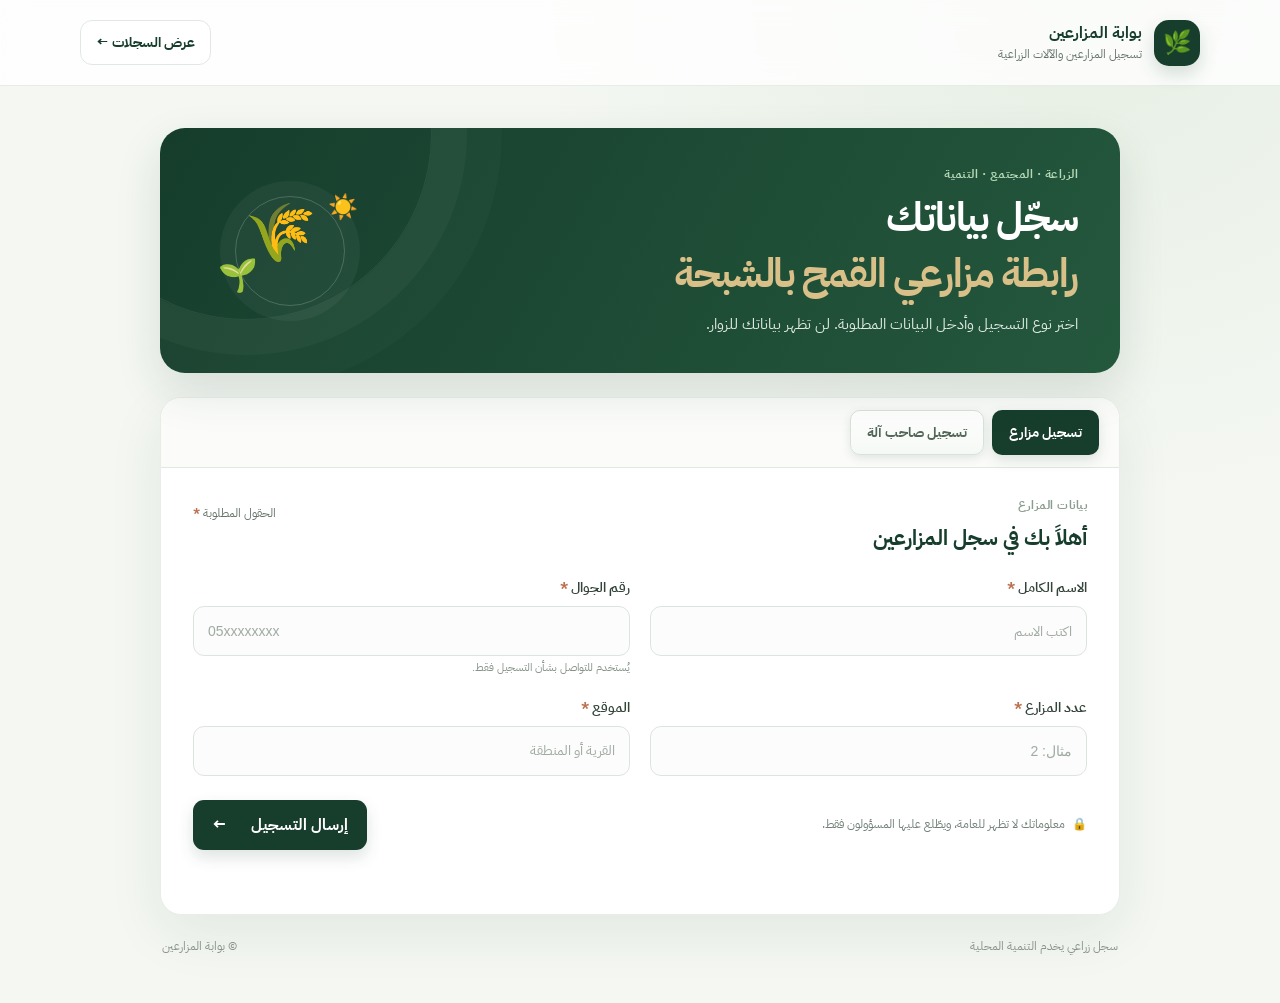
<file: index.html>
<!doctype html>
<html lang="ar" dir="rtl">
<head>
  <meta charset="utf-8">
  <meta name="viewport" content="width=device-width, initial-scale=1">
  <meta name="theme-color" content="#173d2d">
  <meta name="description" content="تسجيل بيانات المزارعين وأصحاب الآلات الزراعية">
  <title>بوابة تسجيل المزارعين</title>
  <link rel="stylesheet" href="styles.css">
  <script src="config.js"></script>
  <script type="module" src="app.js"></script>
</head>
<body>
  <header class="site-header">
    <a class="brand" href="./" aria-label="الرئيسية">
      <span class="brand-mark">🌿</span>
      <span><strong>بوابة المزارعين</strong><small>تسجيل المزارعين والآلات الزراعية</small></span>
    </a>
    <a class="header-link" href="admin.html">عرض السجلات <span aria-hidden="true">←</span></a>
  </header>
  <main class="page-shell">
    <section class="intro">
      <div class="intro-copy">
        <p class="eyebrow">الزراعة · المجتمع · التنمية</p>
        <h1>سجّل بياناتك<br><span>رابطة مزارعي القمح بالشبحة</span></h1>
        <p class="intro-text">اختر نوع التسجيل وأدخل البيانات المطلوبة. لن تظهر بياناتك للزوار.</p>
      </div>
      <div class="intro-art" aria-hidden="true"><span>🌾</span><span>🌱</span><span>☀️</span></div>
    </section>
    <section class="form-card" id="registration-card">
      <div class="tabs" role="tablist" aria-label="نوع التسجيل">
        <button class="tab active" id="farmer-tab" type="button" role="tab" aria-selected="true" aria-controls="farmer-panel">تسجيل مزارع</button>
        <button class="tab" id="machine-tab" type="button" role="tab" aria-selected="false" aria-controls="machine-panel">تسجيل صاحب آلة</button>
      </div>
      <div class="form-body">
        <div class="section-heading">
          <div><p class="eyebrow" id="form-kicker">بيانات المزارع</p><h2 id="form-title">أهلاً بك في سجل المزارعين</h2></div>
          <span class="required-note">الحقول المطلوبة <b>*</b></span>
        </div>
        <form id="registration-form" novalidate>
          <div class="field-grid">
            <label class="field">
              <span>الاسم الكامل <b>*</b></span>
              <input name="name" type="text" autocomplete="name" maxlength="120" placeholder="اكتب الاسم" required>
            </label>
            <label class="field">
              <span>رقم الجوال <b>*</b></span>
              <input name="phone" type="tel" inputmode="tel" autocomplete="tel" maxlength="20" placeholder="05xxxxxxxx" required>
              <small>يُستخدم للتواصل بشأن التسجيل فقط.</small>
            </label>
            <label class="field farmer-field">
              <span>عدد المزارع <b>*</b></span>
              <input name="farm_count" type="text" inputmode="numeric" pattern="[0-9]*" maxlength="3" placeholder="مثال: 2">
            </label>
            <label class="field farmer-field">
              <span>الموقع <b>*</b></span>
              <input name="location" type="text" maxlength="180" placeholder="القرية أو المنطقة">
            </label>
            <div class="field machine-field hidden">
              <span>أنواع الآلات الزراعية <b>*</b></span>
              <div id="machine-list" class="machine-list">
                <div class="machine-row">
                  <select name="machine_type" required aria-label="نوع الآلة الزراعية"><option value="" selected disabled>اختر نوع الآلة</option><option value="حراثة">حراثة</option><option value="حصادة">حصادة</option><option value="درّاسة">درّاسة</option><option value="بذّارة">بذّارة</option></select>
                  <button class="button-quiet remove-machine hidden" type="button" aria-label="حذف الآلة">حذف</button>
                </div>
              </div>
              <button id="add-machine" class="button-quiet add-machine" type="button">+ إضافة آلة أخرى</button>
              <small>أضف نوعًا لكل آلة زراعية تملكها.</small>
            </div>
          </div>
          <div class="form-bottom">
            <p class="privacy-note"><span aria-hidden="true">🔒</span> معلوماتك لا تظهر للعامة، ويطّلع عليها المسؤولون فقط.</p>
            <button class="submit-button" type="submit"><span>إرسال التسجيل</span><span aria-hidden="true">←</span></button>
          </div>
          <div id="form-status" class="status" role="status" aria-live="polite"></div>
        </form>
      </div>
      <div id="success-panel" class="success-panel hidden" aria-live="polite">
        <div class="success-mark" aria-hidden="true">✓</div>
        <p class="eyebrow success-eyebrow">اكتمل التسجيل</p>
        <h2>تم تسجيلك بنجاح</h2>
        <p class="success-number-label">رقم التسجيل</p>
        <strong id="success-number" class="registration-number" dir="ltr"></strong>
        <dl id="success-details" class="success-details"></dl>
        <button id="new-registration" class="submit-button new-registration" type="button">تسجيل بيانات أخرى</button>
      </div>
    </section>
    <footer class="site-footer"><span>سجل زراعي يخدم التنمية المحلية</span><span>© <span id="year"></span> بوابة المزارعين</span></footer>
  </main>
</body>
</html>
</file>
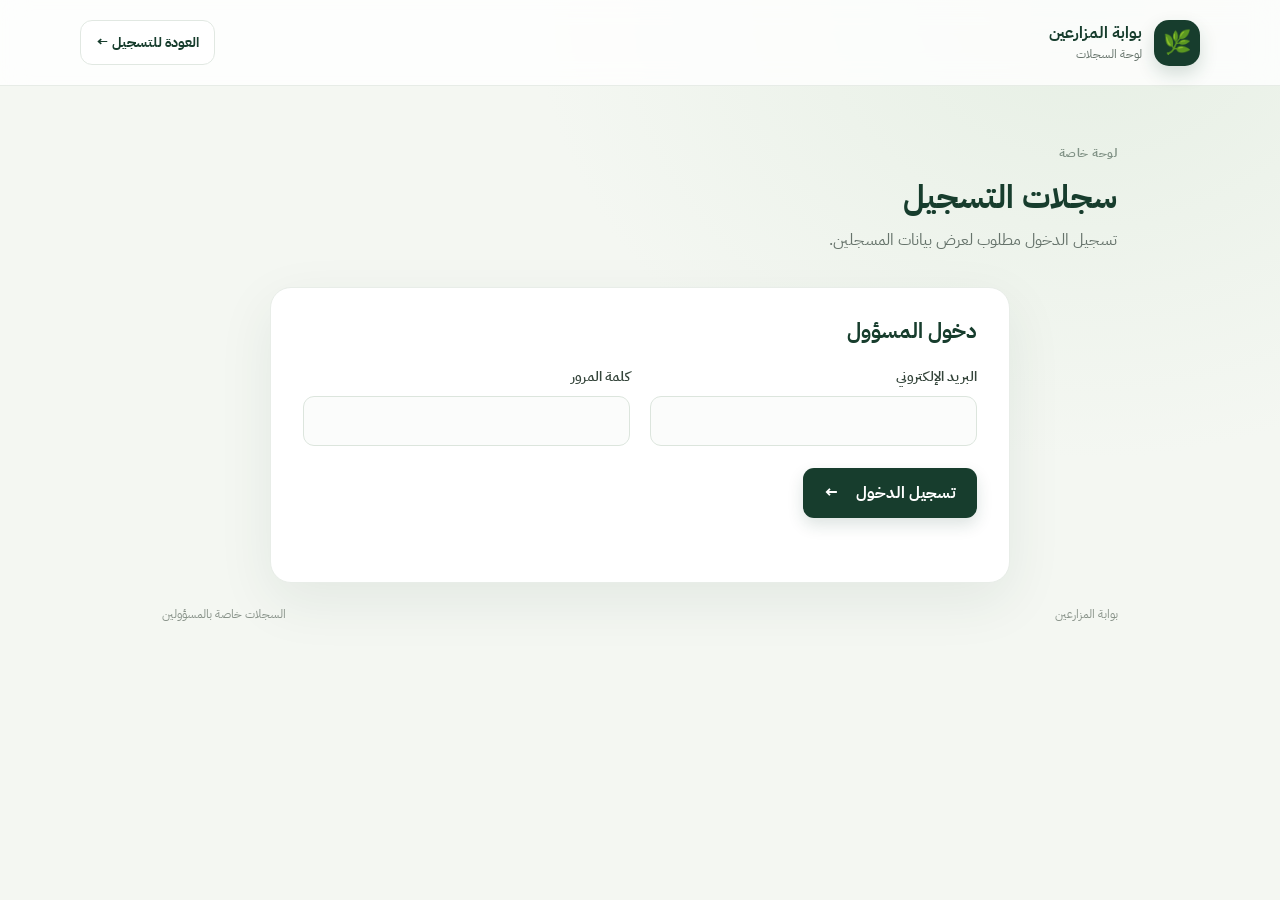
<file: admin.html>
<!doctype html>
<html lang="ar" dir="rtl">
<head>
  <meta charset="utf-8">
  <meta name="viewport" content="width=device-width, initial-scale=1">
  <meta name="theme-color" content="#173d2d">
  <meta name="robots" content="noindex,nofollow">
  <title>السجلات — بوابة المزارعين</title>
  <link rel="stylesheet" href="styles.css">
  <script src="config.js"></script>
  <script src="https://cdn.sheetjs.com/xlsx-0.20.3/package/dist/xlsx.full.min.js"></script>
  <script type="module" src="admin.js"></script>
</head>
<body>
  <header class="site-header">
    <a class="brand" href="./"><span class="brand-mark">🌿</span><span><strong>بوابة المزارعين</strong><small>لوحة السجلات</small></span></a>
    <a class="header-link" href="./">العودة للتسجيل <span aria-hidden="true">←</span></a>
  </header>
  <main class="page-shell admin-shell">
    <section class="admin-heading"><div><p class="eyebrow">لوحة خاصة</p><h1>سجلات التسجيل</h1><p class="muted">تسجيل الدخول مطلوب لعرض بيانات المسجلين.</p></div></section>
    <section class="form-card auth-card" id="login-card">
      <div class="form-body">
        <h2>دخول المسؤول</h2>
        <form id="login-form">
          <div class="field-grid">
            <label class="field"><span>البريد الإلكتروني</span><input name="email" type="email" autocomplete="username" required></label>
            <label class="field"><span>كلمة المرور</span><input name="password" type="password" autocomplete="current-password" required></label>
          </div>
          <button class="submit-button" type="submit">تسجيل الدخول <span aria-hidden="true">←</span></button>
          <div id="login-status" class="status" role="status" aria-live="polite"></div>
        </form>
      </div>
    </section>
    <section class="dashboard hidden" id="records-dashboard">
      <div class="dashboard-top">
        <div class="stats">
          <article class="stat-card"><span>المزارعون</span><strong id="farmer-count">0</strong></article>
          <article class="stat-card"><span>أصحاب الآلات</span><strong id="machine-count">0</strong></article>
        </div>
        <button class="button-quiet" id="sign-out" type="button">تسجيل الخروج</button>
      </div>
      <div class="form-card records-card">
        <div class="tabs" role="tablist" aria-label="نوع السجلات">
          <button class="tab active" type="button" data-record-tab="farmers">المزارعون</button>
          <button class="tab" type="button" data-record-tab="machines">أصحاب الآلات</button>
        </div>
        <div class="records-toolbar">
          <label class="search-box"><span class="sr-only">بحث</span><input id="record-search" type="search" placeholder="ابحث بالاسم أو الجوال أو رقم التسجيل"></label>
          <button id="refresh-records" class="button-quiet" type="button">تحديث القائمة</button>
          <button id="export-excel" class="button-quiet export-button" type="button">تصدير Excel</button>
          <button id="export-pdf" class="button-quiet export-button" type="button">طباعة / حفظ PDF</button>
        </div>
        <h2 id="print-title" class="print-title"></h2>
        <div class="table-wrap">
          <table><thead id="table-head"></thead><tbody id="table-body"></tbody></table>
        </div>
        <div id="records-status" class="status" role="status" aria-live="polite"></div>
      </div>
    </section>
    <footer class="site-footer"><a href="./">بوابة المزارعين</a><span>السجلات خاصة بالمسؤولين</span></footer>
  </main>
</body>
</html>
</file>
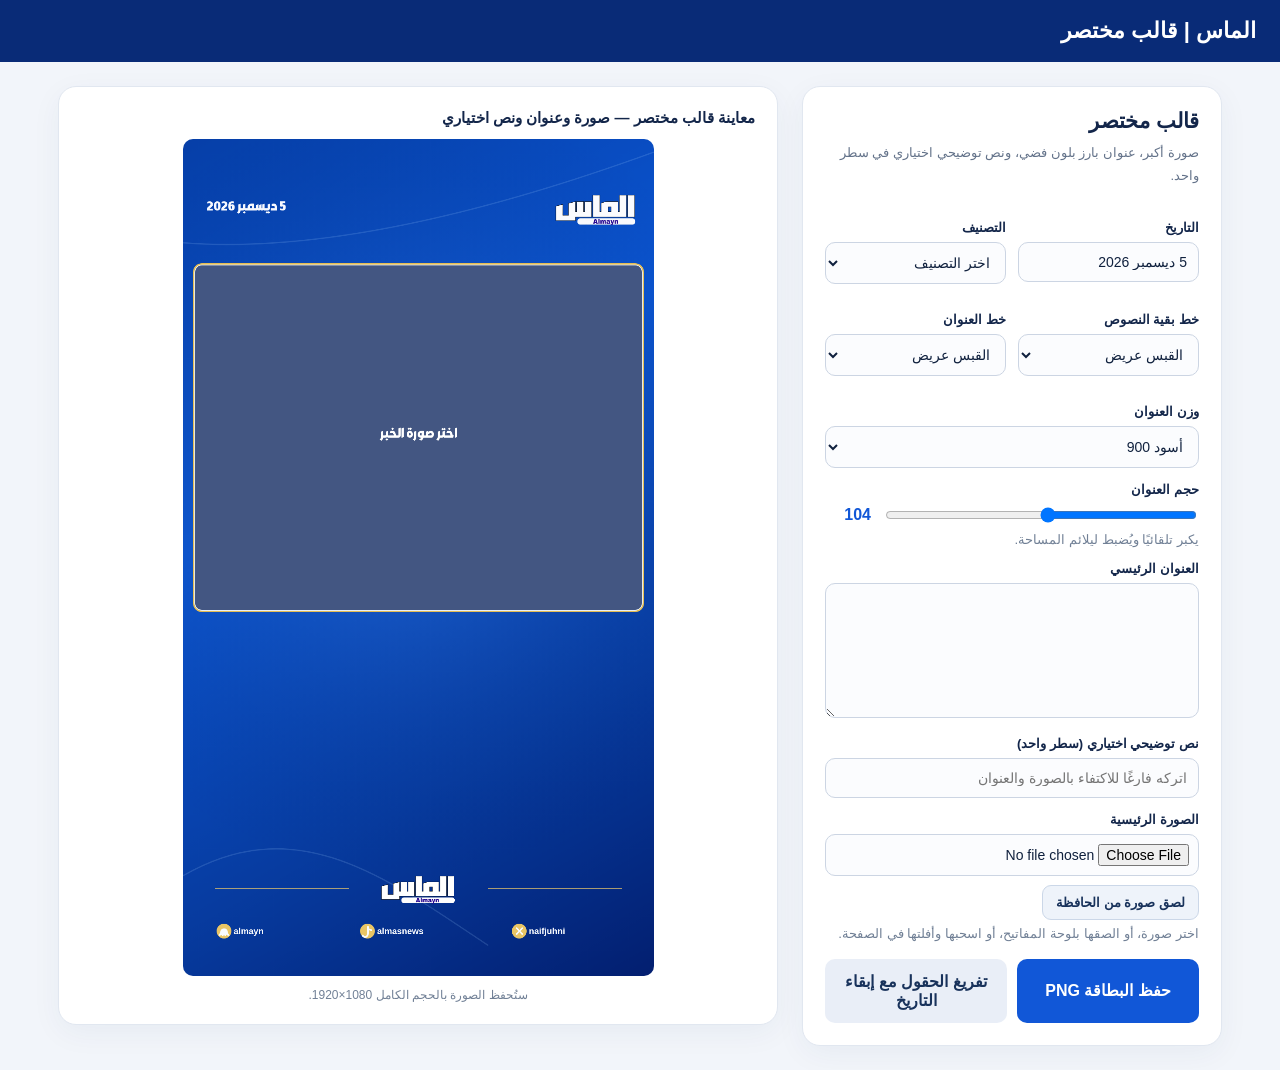
<file: compact.html>
<!doctype html>
<html lang="ar" dir="rtl">
<head>
<meta charset="utf-8"><meta name="viewport" content="width=device-width,initial-scale=1"><title>الماس | القالب المختصر</title>

<style>
@font-face{font-family:'Al Qabas';src:url([data-uri]) format('truetype');font-style:normal;font-weight:700 900;font-display:swap}
*{box-sizing:border-box}body{margin:0;background:#f2f5fa;color:#13264a;font-family:Tahoma,Arial,sans-serif}.top{padding:18px 24px;background:#092b77;color:#fff;display:flex;align-items:center;justify-content:space-between}.top b{font-size:22px}.top a{color:#fff;text-decoration:none;font-size:14px}.top nav{display:flex;align-items:center;gap:18px}.top nav a{padding:7px 11px;border-radius:8px;background:rgba(255,255,255,.12)}.layout{max-width:1200px;margin:24px auto;padding:0 18px;display:grid;grid-template-columns:minmax(300px,420px) minmax(360px,1fr);gap:24px;align-items:start}.panel,.preview{background:#fff;border:1px solid #e1e7f0;border-radius:18px;padding:22px;box-shadow:0 8px 30px #17335d0d}.panel h1{font-size:21px;margin:0 0 8px}.panel p{color:#64738a;font-size:13px;line-height:1.8;margin:0 0 18px}.field{margin:14px 0}.field label{display:block;font-size:13px;font-weight:bold;margin-bottom:7px}.field input,.field textarea,.field select{width:100%;font:inherit;font-size:14px;border:1px solid #ccd5e3;border-radius:10px;padding:11px;background:#fbfcfe;color:#10213e}.field textarea{min-height:135px;resize:vertical;line-height:1.7}.field input[type=file]{padding:9px}.paste-button{margin-top:9px;border:1px solid #cbd7e8;border-radius:9px;padding:9px 13px;background:#eef3fa;color:#18325b;font:inherit;font-size:13px;font-weight:bold;cursor:pointer}.paste-button:hover{background:#e1eafa}.row{display:grid;grid-template-columns:1fr 1fr;gap:12px}.size-control{display:flex;align-items:center;gap:12px}.size-control input{flex:1;padding:0}.size-control output{min-width:46px;color:#1157d7;font-weight:bold}.actions{display:grid;grid-template-columns:1fr 1fr;gap:10px;margin-top:18px}.actions button{border:0;border-radius:10px;padding:13px;font:inherit;font-weight:bold;cursor:pointer;background:#1157d7;color:#fff}.actions button.secondary{background:#e9eef7;color:#18325b}.preview h2{font-size:15px;margin:0 0 12px}.canvas-wrap{max-width:471px;margin:auto;background:#e7ebf2;border-radius:10px;overflow:hidden}.canvas-wrap canvas{display:block;width:100%;height:auto}.tip{font-size:12px;color:#718096;text-align:center;margin:12px 0 0}@media(max-width:800px){.layout{grid-template-columns:1fr}.preview{grid-row:1}.top{padding:15px}.panel,.preview{padding:17px}}
</style>
</head>
<body>
<header class="top"><b>الماس | قالب مختصر</b></header>
<main class="layout">
<section class="panel"><h1>قالب مختصر</h1><p>صورة أكبر، عنوان بارز بلون فضي، ونص توضيحي اختياري في سطر واحد.</p>
<div class="row"><div class="field"><label for="date">التاريخ</label><input id="date" value=""></div><div class="field"><label for="category">التصنيف</label><select id="category"><option value="">اختر التصنيف</option><option>خبر</option><option>عاجل</option><option>تغطية</option><option>متابعات</option></select></div></div>
<div class="row"><div class="field"><label for="fontFamily">خط بقية النصوص</label><select id="fontFamily"><option value="Al Qabas" selected>القبس عريض</option><option value="Tahoma">Tahoma</option><option value="Arial">Arial</option></select></div><div class="field"><label for="titleFontFamily">خط العنوان</label><select id="titleFontFamily"><option value="Al Qabas" selected>القبس عريض</option><option value="Tahoma">Tahoma</option><option value="Arial">Arial</option></select></div></div>
<div class="field"><label for="titleWeight">وزن العنوان</label><select id="titleWeight"><option value="700">عريض 700</option><option value="800">عريض جدًا 800</option><option value="900" selected>أسود 900</option></select></div>
<div class="field"><label for="titleSize">حجم العنوان</label><div class="size-control"><input id="titleSize" type="range" min="64" max="148" step="2" value="104"><output id="titleSizeValue">104</output></div><small style="display:block;color:#718096;margin-top:6px">يكبر تلقائيًا ويُضبط ليلائم المساحة.</small></div>
<div class="field"><label for="title">العنوان الرئيسي</label><textarea id="title"></textarea></div>
<div class="field"><label for="body">نص توضيحي اختياري (سطر واحد)</label><input id="body" type="text" placeholder="اتركه فارغًا للاكتفاء بالصورة والعنوان"></div>
<div class="field"><label for="image">الصورة الرئيسية</label><input id="image" type="file" accept="image/*"><button id="pasteImage" class="paste-button" type="button">لصق صورة من الحافظة</button><small style="display:block;color:#718096;margin-top:6px">اختر صورة، أو الصقها بلوحة المفاتيح، أو اسحبها وأفلتها في الصفحة.</small></div>
<div class="actions"><button id="save">حفظ البطاقة PNG</button><button class="secondary" id="reset">تفريغ الحقول مع إبقاء التاريخ</button></div></section>
<section class="preview"><h2>معاينة قالب مختصر — صورة وعنوان ونص اختياري</h2><div class="canvas-wrap"><canvas id="card" width="1080" height="1920"></canvas></div><p class="tip">ستُحفظ الصورة بالحجم الكامل 1080×1920.</p></section>
</main>
<script>
const canvas=document.querySelector('#card'),ctx=canvas.getContext('2d'),fields=['date','category','fontFamily','titleFontFamily','titleWeight','titleSize','title','body'];let hero=null;
const brandMark=new Image();brandMark.onload=draw;brandMark.src='[data-uri]';
const defaults={category:'',fontFamily:'Al Qabas',titleFontFamily:'Al Qabas',titleWeight:'900',titleSize:'104',title:'',body:''};
const today=new Intl.DateTimeFormat('ar-SA-u-ca-gregory-nu-latn',{day:'numeric',month:'long',year:'numeric'}).format(new Date());document.querySelector('#date').value=today;
function roundRect(x,y,w,h,r,fill,stroke){ctx.beginPath();ctx.roundRect(x,y,w,h,r);if(fill){ctx.fillStyle=fill;ctx.fill()}if(stroke){ctx.strokeStyle=stroke;ctx.stroke()}}
function wrap(text,font,maxWidth){ctx.font=font;const words=text.trim().split(/\s+/),lines=[];let line='';for(const word of words){const test=line?line+' '+word:word;if(ctx.measureText(test).width>maxWidth&&line){lines.push(line);line=word}else line=test}if(line)lines.push(line);return lines}
function drawCover(img,x,y,w,h){const scale=Math.max(w/img.width,h/img.height),sw=w/scale,sh=h/scale;ctx.drawImage(img,(img.width-sw)/2,(img.height-sh)/2,sw,sh,x,y,w,h)}
function draw(){const W=canvas.width,H=canvas.height,font=document.querySelector('#fontFamily').value,titleTypeface=document.querySelector('#titleFontFamily').value,titleWeight=document.querySelector('#titleWeight').value,date=document.querySelector('#date').value.trim(),category=document.querySelector('#category').value.trim(),title=document.querySelector('#title').value.trim(),body=document.querySelector('#body').value.trim();ctx.clearRect(0,0,W,H);
const bg=ctx.createLinearGradient(0,0,W,H);bg.addColorStop(0,'#063fa8');bg.addColorStop(.38,'#0b55d1');bg.addColorStop(.72,'#073b9f');bg.addColorStop(1,'#031f70');ctx.fillStyle=bg;ctx.fillRect(0,0,W,H);const shine=ctx.createRadialGradient(W*.48,H*.42,40,W*.48,H*.42,900);shine.addColorStop(0,'rgba(86,159,255,.27)');shine.addColorStop(1,'rgba(0,24,91,0)');ctx.fillStyle=shine;ctx.fillRect(0,0,W,H);
ctx.save();ctx.strokeStyle='rgba(170,211,255,.16)';ctx.lineWidth=3;ctx.beginPath();ctx.moveTo(0,238);ctx.bezierCurveTo(280,260,640,190,W,30);ctx.stroke();ctx.beginPath();ctx.moveTo(0,1690);ctx.bezierCurveTo(260,1540,460,1690,700,1850);ctx.stroke();ctx.restore();
// Safe top band: keep the date and mark below common social-app overlays.
ctx.textAlign='left';ctx.direction='rtl';ctx.font=`600 30px ${font},Tahoma,Arial`;ctx.fillStyle='#f7f9ff';ctx.fillText(date,54,164,540);
if(brandMark.complete&&brandMark.naturalWidth){const mw=190,mh=mw*brandMark.height/brandMark.width;ctx.save();ctx.globalAlpha=.98;ctx.drawImage(brandMark,W-38-mw,124,mw,mh);ctx.restore()}
if(category){const cw=Math.min(380,Math.max(230,ctx.measureText(category).width+86)),cx=(W-cw)/2;ctx.save();ctx.shadowColor='rgba(0,0,0,.28)';ctx.shadowBlur=10;roundRect(cx,205,cw,66,32,'#f2ce72','#f9e3a0');ctx.restore();ctx.textAlign='center';ctx.direction='rtl';ctx.font=`700 34px ${font},Tahoma,Arial`;ctx.fillStyle='#092d79';ctx.fillText(category,W/2,250,cw-36)}
const px=28,py=290,pw=W-56,ph=790;roundRect(px-5,py-5,pw+10,ph+10,20,'#e4bd55');roundRect(px-2,py-2,pw+4,ph+4,18,'#eaf3ff');ctx.save();ctx.beginPath();ctx.roundRect(px,py,pw,ph,15);ctx.clip();if(hero){ctx.save();ctx.filter='brightness(1.05) saturate(1.06)';drawCover(hero,px,py,pw,ph);ctx.restore()}else{ctx.fillStyle='rgba(4,27,82,.72)';ctx.fillRect(px,py,pw,ph);ctx.fillStyle='#fff';ctx.font=`30px ${font},Tahoma,Arial`;ctx.textAlign='center';ctx.fillText('اختر صورة الخبر',W/2,py+ph/2)}ctx.restore();
// Headline uses a larger silver-platinum fill and adapts up to three lines.
const titleTop=1115,titleBottom=1515,titleMaxW=W-100;let size=Number(document.querySelector('#titleSize').value),lines=[];if(title){do{lines=wrap(title,`${titleWeight} ${size}px ${titleTypeface},Tahoma,Arial`,titleMaxW);if((lines.length<=3&&lines.length*size*1.15<=titleBottom-titleTop-24)||size<=58)break;size-=2}while(true)}
if(title){const lineH=size*1.13,total=lines.length*lineH;let y=titleTop+((titleBottom-titleTop-total)/2)+size*.82;const silver=ctx.createLinearGradient(0,titleTop,0,titleBottom);silver.addColorStop(0,'#ffffff');silver.addColorStop(.42,'#d8e1ef');silver.addColorStop(.72,'#aebbd0');silver.addColorStop(1,'#f5f7fb');ctx.save();ctx.textAlign='center';ctx.direction='rtl';ctx.font=`${titleWeight} ${size}px ${titleTypeface},Tahoma,Arial`;ctx.shadowColor='rgba(0,14,55,.72)';ctx.shadowBlur=8;ctx.shadowOffsetY=4;ctx.fillStyle=silver;lines.forEach(line=>{ctx.fillText(line,W/2,y,titleMaxW);y+=lineH});ctx.restore();document.querySelector('#titleSizeValue').value=size}
// Optional explanatory text is capped at one line and omitted when empty.
if(body){const maxW=W-130;let bodyText=body;ctx.font=`600 34px ${font},Tahoma,Arial`;while(bodyText&&ctx.measureText(bodyText+'…').width>maxW)bodyText=bodyText.slice(0,-1).trim();if(bodyText!==body)bodyText=bodyText.replace(/\s+\S*$/,'')+'…';ctx.textAlign='center';ctx.direction='rtl';ctx.fillStyle='#f2f6ff';ctx.font=`600 32px ${font},Tahoma,Arial`;ctx.shadowColor='rgba(0,15,65,.7)';ctx.shadowBlur=5;ctx.fillText(bodyText,W/2,1588,maxW);ctx.shadowBlur=0}
if(brandMark.complete&&brandMark.naturalWidth){const fw=175,fh=fw*brandMark.height/brandMark.width;ctx.drawImage(brandMark,(W-fw)/2,1720-fh/2,fw,fh)}ctx.save();ctx.strokeStyle='rgba(237,202,108,.95)';ctx.lineWidth=2;ctx.beginPath();ctx.moveTo(74,1720);ctx.lineTo(380,1720);ctx.moveTo(W-380,1720);ctx.lineTo(W-74,1720);ctx.stroke();ctx.restore();ctx.save();ctx.textAlign='left';ctx.direction='ltr';ctx.font='700 20px Arial,Tahoma,sans-serif';ctx.fillStyle='rgba(250,252,255,.98)';
// Fixed account handles with compact platform icons; brand spelling is Almayn.
const sy=1824;function socialIcon(kind,x,y){ctx.save();ctx.fillStyle='#e9c565';ctx.beginPath();ctx.arc(x+16,y-7,17,0,Math.PI*2);ctx.fill();ctx.strokeStyle='#f9fbff';ctx.fillStyle='#f9fbff';if(kind==='snap'){ctx.beginPath();ctx.moveTo(x+7,y-3);ctx.bezierCurveTo(x+7,y-16,x+25,y-17,x+25,y-3);ctx.lineTo(x+29,y+3);ctx.lineTo(x+25,y+4);ctx.lineTo(x+22,y+1);ctx.lineTo(x+19,y+5);ctx.lineTo(x+16,y+2);ctx.lineTo(x+13,y+5);ctx.lineTo(x+10,y+2);ctx.lineTo(x+6,y+4);ctx.lineTo(x+3,y+2);ctx.closePath();ctx.fill()}else if(kind==='tiktok'){ctx.lineWidth=4;ctx.lineCap='round';ctx.beginPath();ctx.moveTo(x+17,y-17);ctx.lineTo(x+17,y-2);ctx.bezierCurveTo(x+17,y+7,x+8,y+9,x+5,y+3);ctx.stroke();ctx.beginPath();ctx.moveTo(x+17,y-12);ctx.lineTo(x+25,y-9);ctx.stroke()}else{ctx.lineWidth=3.5;ctx.beginPath();ctx.moveTo(x+9,y-15);ctx.lineTo(x+24,y+1);ctx.moveTo(x+24,y-15);ctx.lineTo(x+9,y+1);ctx.stroke()}ctx.restore()}
socialIcon('snap',78,sy);ctx.fillText('almayn',116,sy);
socialIcon('tiktok',407,sy);ctx.fillText('almasnews',445,sy);
socialIcon('x',755,sy);ctx.fillText('naifjuhni',793,sy);ctx.restore()}
fields.forEach(id=>document.getElementById(id).addEventListener('input',()=>{if(id==='titleSize')document.querySelector('#titleSizeValue').value=document.querySelector('#titleSize').value;draw()}));
function loadImageFile(file){if(!file||!file.type.startsWith('image/'))return;const reader=new FileReader();reader.onload=()=>{hero=new Image();hero.onload=draw;hero.src=reader.result};reader.readAsDataURL(file)}document.querySelector('#image').addEventListener('change',e=>loadImageFile(e.target.files?.[0]));
document.querySelector('#pasteImage').addEventListener('click',async()=>{try{const items=await navigator.clipboard.read();for(const item of items){const type=item.types.find(t=>t.startsWith('image/'));if(type){const blob=await item.getType(type);loadImageFile(new File([blob],'clipboard.png',{type}));return}}alert('لا توجد صورة في الحافظة.')}catch{alert('تعذر قراءة الحافظة. جرّب Ctrl+V أو ⌘V.')}});document.addEventListener('paste',e=>{const item=[...(e.clipboardData?.items||[])].find(x=>x.type.startsWith('image/'));if(item){e.preventDefault();loadImageFile(item.getAsFile())}});document.addEventListener('dragover',e=>{if([...e.dataTransfer?.types||[]].includes('Files'))e.preventDefault()});document.addEventListener('drop',e=>{if([...e.dataTransfer?.types||[]].includes('Files')){e.preventDefault();loadImageFile([...e.dataTransfer.files].find(f=>f.type.startsWith('image/')))}});
document.querySelector('#save').addEventListener('click',async()=>{
const isAppleMobile=/iPhone|iPad|iPod/.test(navigator.userAgent)||(navigator.platform==='MacIntel'&&navigator.maxTouchPoints>1);
const previewWindow=isAppleMobile?window.open('about:blank','_blank'):null;
await document.fonts.ready;draw();
const base=document.querySelector('#title').value.trim().split(/\s+/).slice(0,3).join(' ').replace(/[<>:"/\\|?*\u0000-\u001f]/g,'')||'almas-news';
const filename=base+'.png';
const blob=await new Promise(resolve=>canvas.toBlob(resolve,'image/png'));
if(!blob){if(previewWindow)previewWindow.close();alert('تعذر إنشاء الصورة. حاول مرة أخرى.');return}
if(isAppleMobile&&navigator.share&&navigator.canShare){
try{const file=new File([blob],filename,{type:'image/png'});if(navigator.canShare({files:[file]})){await navigator.share({files:[file],title:filename});if(previewWindow)previewWindow.close();return}}catch(error){if(error.name==='AbortError'){if(previewWindow)previewWindow.close();return}}
}
const url=URL.createObjectURL(blob);
if(isAppleMobile&&previewWindow){
const doc=previewWindow.document;doc.open();doc.write('<!doctype html><html lang="ar" dir="rtl"><meta name="viewport" content="width=device-width,initial-scale=1"><title>حفظ الصورة</title><body style="margin:0;padding:16px;background:#101b2e;color:white;text-align:center;font:16px Arial"><p>اضغط مطولًا على الصورة ثم اختر «حفظ في الصور»</p><img src="'+url+'" style="display:block;max-width:100%;height:auto;margin:auto"></body></html>');doc.close();
setTimeout(()=>URL.revokeObjectURL(url),600000);return
}
const link=document.createElement('a');link.href=url;link.download=filename;link.style.display='none';document.body.appendChild(link);link.click();link.remove();setTimeout(()=>URL.revokeObjectURL(url),60000)
});document.querySelector('#reset').addEventListener('click',()=>{for(const[id,value]of Object.entries(defaults))document.getElementById(id).value=value;document.querySelector('#image').value='';hero=null;document.querySelector('#titleSizeValue').value=defaults.titleSize;draw()});draw();document.fonts.ready.then(draw);
</script>
</body></html>
</file>
<file: styles.css>
@import url('https://fonts.googleapis.com/css2?family=IBM+Plex+Sans+Arabic:wght@400;500;600;700&display=swap');
:root{--green:#173d2d;--green-2:#23543e;--green-soft:#eaf2eb;--gold:#d0a85c;--ink:#18251e;--muted:#66736b;--line:#e1e8e2;--paper:#fff;--bg:#f4f7f2;--danger:#a83232;--shadow:0 18px 55px rgba(23,61,45,.08)}
*{box-sizing:border-box}html{min-width:320px;background:var(--bg)}body{margin:0;color:var(--ink);font-family:"IBM Plex Sans Arabic",Tahoma,Arial,sans-serif;font-size:16px;line-height:1.65;background:radial-gradient(ellipse at 85% 0%,#e6efe4 0,transparent 36%),var(--bg);min-height:100vh}a{color:inherit;text-decoration:none}button,input{font:inherit}.site-header{height:86px;padding:0 max(calc((100vw - 1120px)/2),24px);display:flex;align-items:center;justify-content:space-between;background:rgba(255,255,255,.8);border-bottom:1px solid rgba(225,232,226,.8);backdrop-filter:blur(14px)}.brand{display:flex;align-items:center;gap:12px}.brand-mark{width:46px;height:46px;border-radius:15px;display:grid;place-items:center;background:var(--green);color:#fff;font-size:23px;box-shadow:0 8px 18px #173d2d2c}.brand strong,.brand small{display:block}.brand strong{font-size:16px;color:var(--green);font-weight:700}.brand small{font-size:12px;color:var(--muted);margin-top:-2px}.header-link{font-size:14px;color:var(--green);font-weight:700;padding:10px 15px;border:1px solid var(--line);border-radius:12px;background:#fff;transition:.2s}.header-link:hover{border-color:#a9beaa;background:var(--green-soft)}.page-shell{width:min(960px,calc(100% - 40px));margin:42px auto 24px}.intro{min-height:245px;border-radius:25px;background:linear-gradient(120deg,#163d2c,#24583d);color:white;padding:36px 42px;position:relative;overflow:hidden;display:flex;align-items:center;justify-content:space-between;box-shadow:0 18px 45px #173d2d21}.intro:after{content:"";position:absolute;width:370px;height:370px;border:1px solid #ffffff12;border-radius:50%;left:-100px;top:-180px;box-shadow:0 0 0 35px #ffffff08,0 0 0 70px #ffffff05}.intro-copy{position:relative;z-index:1}.eyebrow{margin:0 0 7px;color:#b4d8b5;font-weight:700;font-size:12px;letter-spacing:.04em}.intro h1{font-size:clamp(28px,4vw,40px);line-height:1.38;margin:0;font-weight:700;letter-spacing:-.035em}.intro h1 span{color:#d9bf88}.intro-text{color:#e1ebe3;margin:10px 0 0;font-size:15px}.intro-art{width:175px;height:150px;position:relative;display:grid;place-items:center;z-index:1}.intro-art:before,.intro-art:after{content:"";position:absolute;border-radius:50%;background:#ffffff0b}.intro-art:before{width:140px;height:140px}.intro-art:after{width:108px;height:108px;border:1px solid #ffffff30;background:transparent}.intro-art span{position:absolute;font-size:39px}.intro-art span:nth-child(1){transform:translate(-9px,-17px);font-size:57px}.intro-art span:nth-child(2){transform:translate(-52px,25px);font-size:32px}.intro-art span:nth-child(3){transform:translate(53px,-43px);font-size:24px}.form-card{margin-top:24px;background:var(--paper);border:1px solid #e8ede8;border-radius:21px;box-shadow:var(--shadow);overflow:hidden}.tabs{display:flex;gap:8px;padding:12px 20px;border-bottom:1px solid var(--line);background:#fbfcfa}.tab{border:1px solid transparent;background:transparent;color:#68766d;font-weight:700;font-size:14px;padding:10px 16px;border-radius:10px;cursor:pointer;transition:.2s}.tab:not(.active){border-color:#d8e2d9;background:linear-gradient(180deg,#fff 0%,#f5f9f5 100%);box-shadow:0 3px 10px rgba(23,61,45,.12),inset 0 1px 0 #fff;color:#52675a}.tab:not(.active):hover{transform:translateY(-1px);border-color:#abc2ae;box-shadow:0 6px 14px rgba(23,61,45,.16)}.tab.active{background:var(--green);color:white;box-shadow:0 5px 14px #173d2d24}.form-body{padding:28px 32px 30px}.section-heading{display:flex;justify-content:space-between;align-items:flex-start;gap:12px;margin-bottom:22px}.section-heading .eyebrow{color:#8a9c8d}.section-heading h2,.form-body h2{font-size:21px;color:var(--green);margin:0;line-height:1.5}.required-note{font-size:12px;color:var(--muted);white-space:nowrap;padding-top:8px}.required-note b,.field b{color:#bc704e}.field-grid{display:grid;grid-template-columns:repeat(2,minmax(0,1fr));gap:18px 20px}.field{display:flex;flex-direction:column;gap:7px;color:#34443a;font-weight:600;font-size:14px}.field input,.field select{width:100%;height:50px;background:#fbfcfb;border:1px solid #dce5dd;border-radius:11px;padding:0 14px;outline:none;color:var(--ink);transition:.18s}.field input[name="phone"],.field input[name="farm_count"]{font-family:Arial,Tahoma,sans-serif;font-variant-numeric:lining-nums;direction:ltr}.field input[name="phone"]{text-align:left}.field input[name="farm_count"]{text-align:right}.field input:focus,.field select:focus{border-color:#548368;box-shadow:0 0 0 3px #23543e16;background:white}.field input::placeholder{color:#a0aaa2;font-weight:400}.field small{color:#87928a;font-size:11px;font-weight:400;margin-top:-4px}.hidden{display:none!important}.form-bottom{margin-top:24px;display:flex;align-items:center;justify-content:space-between;gap:18px}.privacy-note{font-size:12px;color:#718077;margin:0;display:flex;align-items:center;gap:7px}.submit-button{border:0;border-radius:11px;background:var(--green);color:#fff;padding:12px 19px;min-width:174px;display:flex;justify-content:space-between;align-items:center;gap:18px;font-weight:700;cursor:pointer;box-shadow:0 7px 16px #173d2d25;transition:.18s}.submit-button:hover{background:var(--green-2);transform:translateY(-1px)}.submit-button:disabled{opacity:.62;cursor:wait;transform:none}.status{margin-top:12px;font-size:13px;min-height:22px;color:var(--muted)}.status.success{color:#25623c}.status.error{color:var(--danger)}.site-footer{display:flex;justify-content:space-between;gap:16px;padding:22px 2px;color:#89938a;font-size:12px}.admin-shell{max-width:1080px}.admin-heading{padding:16px 3px 7px}.admin-heading .eyebrow{color:#819286}.admin-heading h1{margin:0;font-size:32px;color:var(--green)}.muted{color:var(--muted);margin:3px 0}.auth-card{max-width:740px;margin-inline:auto}.auth-card .form-body h2{margin-bottom:18px}.auth-card .submit-button{margin-top:22px;justify-content:center}.dashboard{margin-top:24px}.dashboard-top{display:flex;align-items:center;justify-content:space-between;gap:16px;margin-bottom:16px}.stats{display:flex;gap:12px}.stat-card{min-width:150px;background:#fff;border:1px solid var(--line);border-radius:14px;padding:12px 17px;box-shadow:0 7px 22px #173d2d0b}.stat-card span,.stat-card strong{display:block}.stat-card span{font-size:12px;color:var(--muted)}.stat-card strong{font-size:24px;color:var(--green)}.button-quiet{border:1px solid var(--line);border-radius:10px;background:white;color:var(--green);font-weight:700;font-size:13px;padding:9px 13px;cursor:pointer}.button-quiet:hover{background:var(--green-soft);border-color:#b9cbbb}.records-card{margin-top:0}.records-card .tabs{padding-inline:18px}.records-toolbar{padding:16px 20px;display:flex;gap:10px;justify-content:space-between}.search-box{flex:1;max-width:440px}.search-box input{width:100%;height:42px;border:1px solid var(--line);border-radius:10px;padding:0 13px;outline:none}.search-box input:focus{border-color:#548368;box-shadow:0 0 0 3px #23543e16}.table-wrap{overflow:auto;border-top:1px solid var(--line)}table{width:100%;border-collapse:collapse;min-width:540px;text-align:right}th,td{padding:13px 18px;border-bottom:1px solid #edf0ed;font-size:13px;white-space:nowrap}th{color:#748177;font-size:12px;background:#fbfcfa;font-weight:700}td{color:#2e3c33}tbody tr:hover{background:#fafcf9}.empty-cell{text-align:center;color:#89938a;padding:26px}.records-card>.status{padding:0 20px 12px}.sr-only{position:absolute;width:1px;height:1px;padding:0;margin:-1px;overflow:hidden;clip:rect(0,0,0,0);white-space:nowrap;border:0}
@media(max-width:650px){.site-header{height:73px;padding:0 16px}.brand-mark{width:40px;height:40px;border-radius:13px}.brand small{font-size:10px}.header-link{padding:8px 10px;font-size:12px}.page-shell{width:calc(100% - 28px);margin-top:20px}.intro{min-height:220px;padding:27px 22px;border-radius:19px}.intro-art{width:92px;transform:scale(.77);margin-left:-16px}.intro h1{font-size:29px}.intro-text{font-size:13px;max-width:270px}.form-card{margin-top:17px;border-radius:17px}.tabs{padding:9px 11px;gap:4px}.tab{padding:9px 11px;font-size:12px;flex:1}.form-body{padding:21px 18px 22px}.section-heading{margin-bottom:18px}.section-heading h2{font-size:18px}.required-note{font-size:10px}.field-grid{grid-template-columns:1fr;gap:14px}.field input,.field select{height:48px}.form-bottom{align-items:stretch;flex-direction:column}.submit-button{width:100%;justify-content:center}.privacy-note{justify-content:center}.site-footer{font-size:10px}.admin-heading h1{font-size:27px}.dashboard-top{align-items:flex-start}.stats{flex:1}.stat-card{min-width:0;flex:1;padding:10px 12px}.records-toolbar{padding:13px;flex-wrap:wrap}.search-box{max-width:none;min-width:100%}.records-toolbar .button-quiet{margin-right:auto}.table-wrap th,.table-wrap td{padding:11px 13px}.intro-art{display:none}.intro{min-height:unset}}

.print-title{display:none}
@page{size:A4 landscape;margin:12mm}
@media print{
  html,body{min-width:0;background:#fff!important;color:#111!important}
  .site-header,.site-footer,.admin-heading,.dashboard-top,.tabs,.records-toolbar,.records-card>.status,.auth-card{display:none!important}
  .page-shell,.admin-shell,.dashboard{display:block!important;width:100%!important;max-width:none!important;margin:0!important;padding:0!important}
  .form-card,.records-card{display:block!important;margin:0!important;border:0!important;border-radius:0!important;box-shadow:none!important;overflow:visible!important}
  .print-title{display:block!important;margin:0 0 10mm!important;text-align:center;font-size:20pt;color:#173d2d}
  .table-wrap{overflow:visible!important;border:0!important}
  table{width:100%!important;min-width:0!important;table-layout:auto}
  th,td{white-space:normal!important;padding:7px 9px!important;border:1px solid #d8ded9!important;font-size:10pt!important}
  th{background:#edf2ed!important;-webkit-print-color-adjust:exact;print-color-adjust:exact}
  tr{break-inside:avoid;page-break-inside:avoid}
}
.success-panel{padding:34px 32px 36px;text-align:center}
.success-mark{width:58px;height:58px;margin:0 auto 12px;display:grid;place-items:center;border-radius:50%;background:#e7f3e9;color:#267243;font-size:32px;font-weight:700;box-shadow:0 0 0 7px #e7f3e955}
.success-eyebrow{color:#64836a;margin-top:12px}
.success-panel h2{margin:0;color:var(--green);font-size:24px}
.success-number-label{margin:19px 0 3px;color:var(--muted);font-size:13px}
.registration-number{display:inline-block;padding:7px 18px;border-radius:10px;background:var(--green-soft);color:var(--green);font-family:Arial,Tahoma,sans-serif;font-size:24px;letter-spacing:.06em;font-variant-numeric:lining-nums}
.success-details{display:grid;grid-template-columns:repeat(2,minmax(0,1fr));gap:10px 14px;text-align:right;max-width:620px;margin:24px auto}
.success-details dt{color:var(--muted);font-size:12px}
.success-details dd{margin:0;color:var(--ink);font-weight:700;overflow-wrap:anywhere}
.new-registration{margin:10px auto 0;justify-content:center}
@media(max-width:650px){.success-panel{padding:27px 18px}.success-panel h2{font-size:21px}.success-details{gap:12px 8px}.success-details dt{font-size:11px}.success-details dd{font-size:13px}}

.machine-list{display:grid;gap:8px}.machine-row{display:flex;align-items:center;gap:8px}.machine-row select{flex:1;min-width:0}.remove-machine{flex:0 0 auto;padding-inline:11px}.add-machine{align-self:flex-start;margin-top:7px}
</file>
